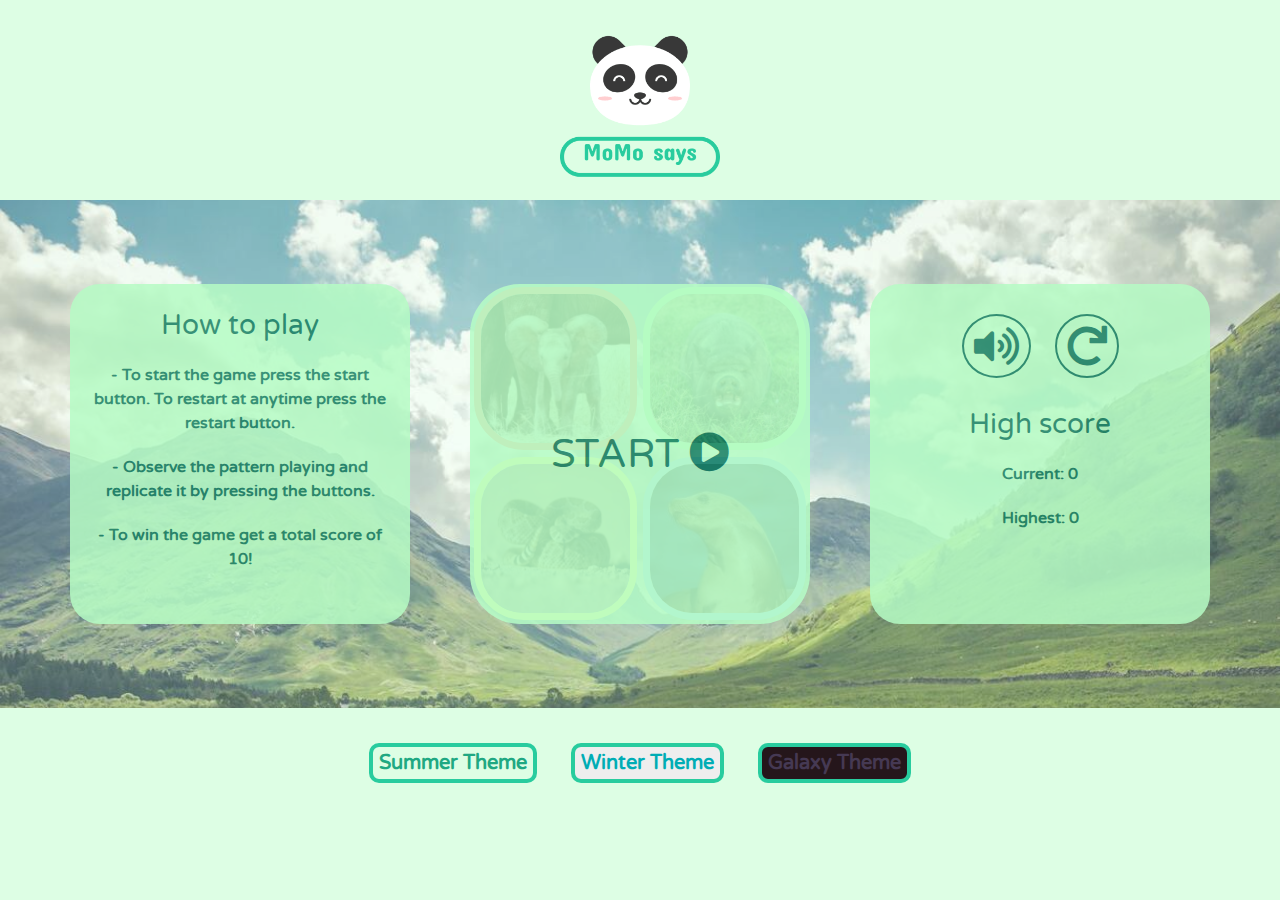
<file: index.html>
<!DOCTYPE html>
<html lang="en">

<head>
	<meta charset="UTF-8">
	<meta name="viewport" content="width=device-width, initial-scale=1.0">
	<link rel="stylesheet" href="https://stackpath.bootstrapcdn.com/bootstrap/4.5.0/css/bootstrap.min.css" />
	<link rel="stylesheet" href="https://cdnjs.cloudflare.com/ajax/libs/font-awesome/5.14.0/css/all.min.css" />
	<link rel="stylesheet" href="assets/css/style.css">
	<link rel="icon" type="image/png" sizes="16x16" href="/assets/icons/momo-favicon.png">
	<script src="https://code.jquery.com/jquery-3.5.1.min.js" integrity="sha256-9/aliU8dGd2tb6OSsuzixeV4y/faTqgFtohetphbbj0=" crossorigin="anonymous"></script>
	<script src="https://stackpath.bootstrapcdn.com/bootstrap/4.5.0/js/bootstrap.bundle.min.js"></script>
    <link rel="icon" type="image/png" sizes="16x16" href="assets/icons/momo-favicon.png">
    <title>MoMo says</title>
</head>
<body>
	<section class="header-section">
		<div class="container-fluid">
			<img src="assets/icons/green-logo.png" class="game-logo" alt="Game logo" loading="lazy" id="logo">
        </div>
	</section>
    <div>
        <div class="container game-section">
            <div class="row justify-content-center game-div">
                <div class="col-xs-6 col-md-6 col-lg-4 game-section-text" id="left">                
                    <h3 id="how-to-play-header">How to play</h3>
                    <p>- To start the game press the start button. To restart at anytime press the restart button. </p>
                    <p>- Observe the pattern playing and replicate it by pressing the buttons.</p>
                    <p>- To win the game get a total score of 10!</p>               
                </div>
                <div class="col-xs-6 col-md-6 col-lg-4 animal-panel-div">
                    <div class="game-panel">
                        <p class="center-button start-button" onclick="resetGamePanel()">
                            START <i class="fas fa-play-circle"></i>
                        </p>
                        <p class="center-button wrong-restart-button" onclick="resetGamePanel()">
                            <i class="fas fa-times"></i>
                            <br>
                            WRONG
                            <br>
                            <i class="fas reset-button fa-redo"></i>
                        </p>
                        <p class="center-button winner-restart-button" onclick="resetGamePanel()">
                            <i class="fas fa-trophy"></i>
                            <br>
                            WINNER
                            <br>
                            <i class="fas reset-button fa-redo"></i>
                        </p>
                    </div>
                    <img src="assets/animal-images/elephant.png" class="animal-panel elephant-panel" id="0" alt="Elephant image">
                    <img src="assets/animal-images/pig.png" class="animal-panel pig-panel" id= "1" alt="Pig image">
                    <br>
                    <img src="assets/animal-images/rattlesnake.png" class="animal-panel rattlesnake-panel" id="2" alt="Rattlesnake image">
                    <img src="assets/animal-images/sealion.png" class="animal-panel sealion-panel" id="3" alt="Sealion image">
                </div>
                <div class="col-xs-6 col-md-6 col-lg-4 game-section-text" id="right">
                    <p>
                        <i class="fas fa-volume-up audio-button mute-button" onclick="muteAudio()"></i>
                        <i class="fas fa-volume-mute audio-button enable-audio-button" onclick="enableAudio()"></i>
                        <i class="fas reset-button fa-redo" onclick="resetGame()"></i>
                    </p>
                    <h3>High score</h3>
                    <p>Current: <span id="current-highscore">0</span></p>
                    <p>Highest: <span id="highest-highscore">0</span></p>
                </div>
            </div>
        </div>
    </div>
    <section class="footer-section">
	    <div class="container-fluid">
			<button class="theme-button theme-button-green" onclick="switchSummer()" id="summer-button">Summer Theme</button>
			<button class="theme-button theme-button-green" onclick="switchWinter()" id="winter-button">Winter Theme</button>
			<button class="theme-button theme-button-green" onclick="switchGalaxy()" id="galaxy-button">Galaxy Theme</button>
		</div>
	</section>
    <script src="assets/javascript/scripts.js"></script>
    <script>$(document).ready(ready)</script>
    <audio src="assets/audio/elephantcub.mp3" id="audio-elephant"></audio>
    <audio src="assets/audio/pig.mp3" id="audio-pig"></audio>
    <audio src="assets/audio/rattlesnake.mp3" id="audio-rattlesnake"></audio>
    <audio src="assets/audio/sealion.mp3" id="audio-sealion"></audio>
    <audio src="assets/audio/tarzan.mp3" id="tarzan"></audio>
    <audio src="assets/audio/applause.mp3" id="applause"></audio>
</body>
</html>
</file>
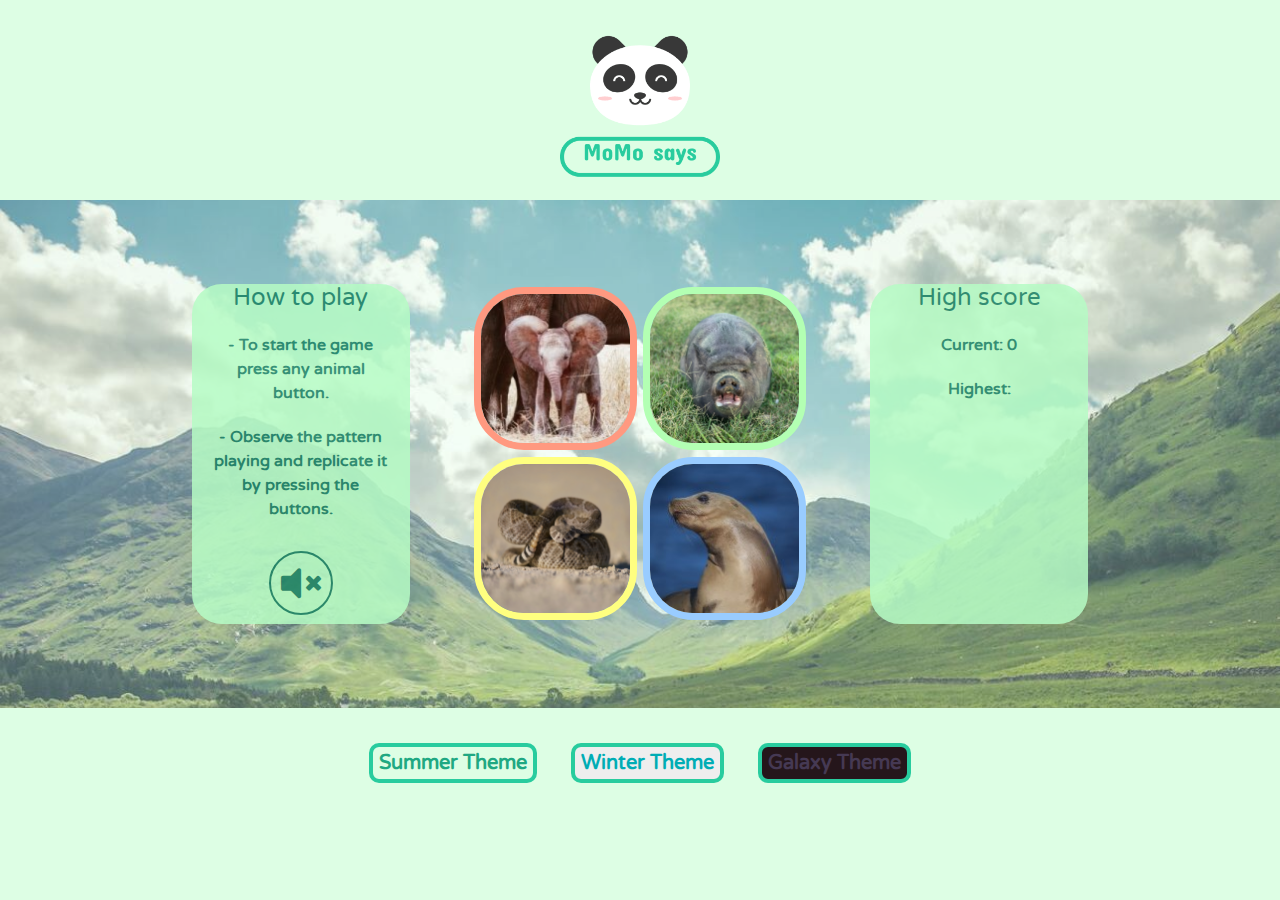
<file: index0.html>
<!DOCTYPE html>
<html lang="en">

<head>
	<meta charset="UTF-8">
	<meta name="viewport" content="width=device-width, initial-scale=1.0">
	<link rel="stylesheet" href="https://stackpath.bootstrapcdn.com/bootstrap/4.5.0/css/bootstrap.min.css" />
	<link rel="stylesheet" href="https://cdnjs.cloudflare.com/ajax/libs/font-awesome/5.14.0/css/all.min.css" />
	<link rel="stylesheet" href="assets/css/style.css">
	<link rel="icon" type="image/png" sizes="16x16" href="/assets/icons/momo-favicon.png">
	<script src="https://code.jquery.com/jquery-3.5.1.min.js" integrity="sha256-9/aliU8dGd2tb6OSsuzixeV4y/faTqgFtohetphbbj0=" crossorigin="anonymous"></script>
	<script src="https://stackpath.bootstrapcdn.com/bootstrap/4.5.0/js/bootstrap.bundle.min.js"></script>
	
	<title>MoMo says</title>
</head>

<body>
	<!-- The "container-fluid" class was copied from bootstrap to achive a responsive div -->
	<section class="header-section">
		<div class="container-fluid">
			<img src="assets/icons/green-logo.png" class="game-logo" alt="Game logo" loading="lazy" id="logo">
        </div>
	</section>

	<div class="container game-section">
		<div class="row d-flex justify-content-center">
			<div class="col-lg-2 game-section-text">                
				<h4>How to play</h4>
				<p>- To start the game press any animal button.</p>
				<p>- Observe the pattern playing and replicate it by pressing the buttons.</p>
                <p>
                    <i class="fas fa-volume-mute audio-button mute-button" onclick="muteAudio()"></i>
                    <i class="fas fa-volume-up audio-button enable-audio-button" onclick="enableAudio()"></i>
                </p>
			</div>
			<div class="col-lg-2 animal-panel-div">
				<img src="assets/animal-images/elephant.png" onclick="animalPanelClicked(event.currentTarget);play();incrementScore();" class="animal-panel elephant-panel" alt="Elephant image">
				<img src="assets/animal-images/pig.png" onclick="animalPanelClicked(event.currentTarget);play();incrementScore();" class="animal-panel pig-panel" alt="Pig image">
				<br>
				<img src="assets/animal-images/rattlesnake.png" onclick="animalPanelClicked(event.currentTarget);play();incrementScore();" class="animal-panel rattlesnake-panel" alt="Rattlesnake image">
				<img src="assets/animal-images/sealion.png" onclick="animalPanelClicked(event.currentTarget);play();incrementScore();" class="animal-panel sealion-panel" alt="Sealion image">
            </div>
			<div class="col-lg-2 game-section-text">
                <h4>High score</h4>
				<p>Current: <span id="current-highscore">0</span></p>
				<p>Highest: </p>
			</div>
		</div>
	</div>
    <section class="footer-section">
	    <div class="container-fluid">
			<button class="theme-button theme-button-green" onclick="switchSummer()" id="summer-button">Summer Theme</button>
			<button class="theme-button theme-button-green" onclick="switchWinter()" id="winter-button">Winter Theme</button>
			<button class="theme-button theme-button-green" onclick="switchGalaxy()" id="galaxy-button">Galaxy Theme</button>
		</div>
	</section>
    <script src="scripts0.js"></script>
    <!-- This code was adapted from https://stackoverflow.com/questions/18826147/javascript-audio-play-on-click -->
    <audio src="/assets/audio/elephantcub.mp3" id="audio-elephant"></audio>
    <audio src="/assets/audio/pig.mp3" id="audio-pig"></audio>
    <audio src="/assets/audio/rattlesnake.mp3" id="audio-rattlesnake"></audio>
    <audio src="/assets/audio/sealion.mp3" id="audio-sealion"></audio>
</body>

</html>
</file>
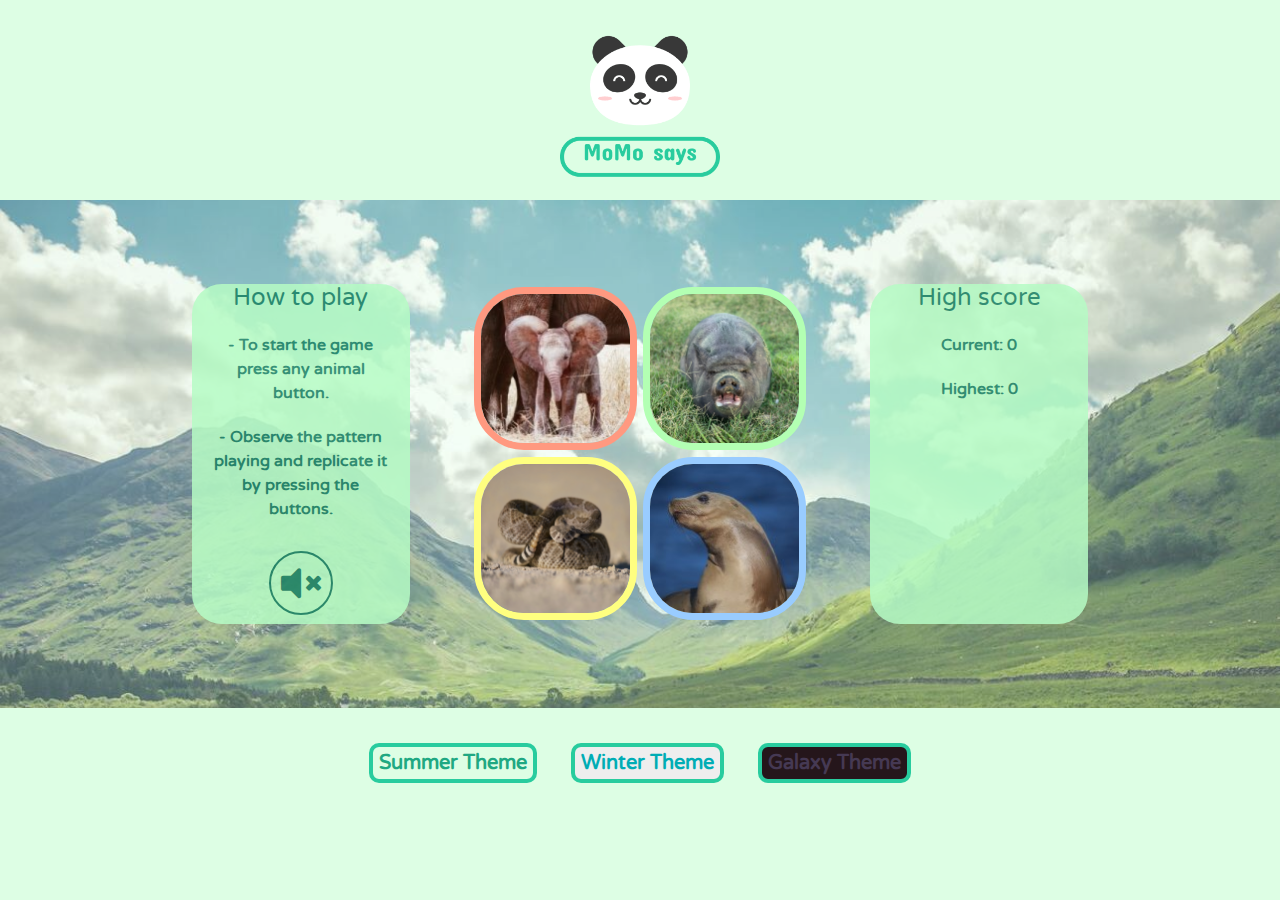
<file: index1.html>
<!DOCTYPE html>
<html lang="en">

<head>
	<meta charset="UTF-8">
	<meta name="viewport" content="width=device-width, initial-scale=1.0">
	<link rel="stylesheet" href="https://stackpath.bootstrapcdn.com/bootstrap/4.5.0/css/bootstrap.min.css" />
	<link rel="stylesheet" href="https://cdnjs.cloudflare.com/ajax/libs/font-awesome/5.14.0/css/all.min.css" />
	<link rel="stylesheet" href="assets/css/style.css">
	<link rel="icon" type="image/png" sizes="16x16" href="/assets/icons/momo-favicon.png">
	<script src="https://code.jquery.com/jquery-3.5.1.min.js" integrity="sha256-9/aliU8dGd2tb6OSsuzixeV4y/faTqgFtohetphbbj0=" crossorigin="anonymous"></script>
	<script src="https://stackpath.bootstrapcdn.com/bootstrap/4.5.0/js/bootstrap.bundle.min.js"></script>
	
	<title>MoMo says</title>
</head>

<body>
	<!-- The "container-fluid" class was copied from bootstrap to achive a responsive div -->
	<section class="header-section">
		<div class="container-fluid">
			<img src="assets/icons/green-logo.png" class="game-logo" alt="Game logo" loading="lazy" id="logo">
        </div>
	</section>

	<div class="container game-section">
		<div class="row d-flex justify-content-center">
			<div class="col-lg-2 game-section-text">                
				<h4>How to play</h4>
				<p>- To start the game press any animal button.</p>
				<p>- Observe the pattern playing and replicate it by pressing the buttons.</p>
                <p>
                    <i class="fas fa-volume-mute audio-button mute-button" onclick="muteAudio()"></i>
                    <i class="fas fa-volume-up audio-button enable-audio-button" onclick="enableAudio()"></i>
                </p>
			</div>
			<div class="col-lg-2 animal-panel-div">
				<img src="assets/animal-images/elephant.png" class="animal-panel elephant-panel" id="0" alt="Elephant image">
				<img src="assets/animal-images/pig.png" class="animal-panel pig-panel" id= "1" alt="Pig image">
				<br>
				<img src="assets/animal-images/rattlesnake.png" class="animal-panel rattlesnake-panel" id="2" alt="Rattlesnake image">
				<img src="assets/animal-images/sealion.png" class="animal-panel sealion-panel" id="3" alt="Sealion image">
            </div>
			<div class="col-lg-2 game-section-text">
                <h4>High score</h4>
				<p>Current: <span id="current-highscore">0</span></p>
				<p>Highest: <span id="highest-highscore">0</span></p>
			</div>
		</div>
	</div>
    <section class="footer-section">
	    <div class="container-fluid">
			<button class="theme-button theme-button-green" onclick="switchSummer()" id="summer-button">Summer Theme</button>
			<button class="theme-button theme-button-green" onclick="switchWinter()" id="winter-button">Winter Theme</button>
			<button class="theme-button theme-button-green" onclick="switchGalaxy()" id="galaxy-button">Galaxy Theme</button>
		</div>
	</section>
    <script src="scripts1.js"></script>
    <!-- This code was adapted from https://stackoverflow.com/questions/18826147/javascript-audio-play-on-click -->
    <audio src="/assets/audio/elephantcub.mp3" id="audio-elephant"></audio>
    <audio src="/assets/audio/pig.mp3" id="audio-pig"></audio>
    <audio src="/assets/audio/rattlesnake.mp3" id="audio-rattlesnake"></audio>
    <audio src="/assets/audio/sealion.mp3" id="audio-sealion"></audio>
</body>

</html>
</file>
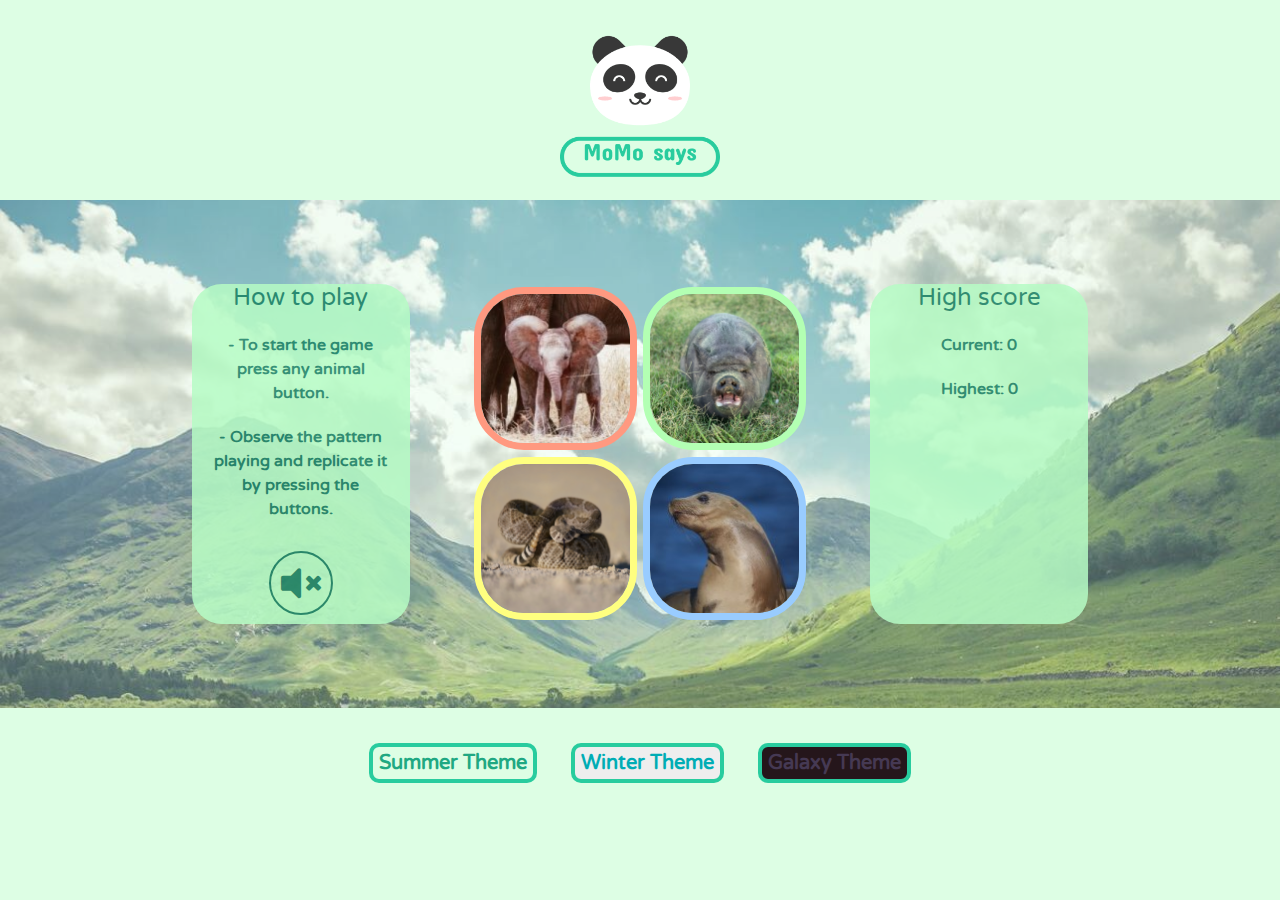
<file: index_copy.html>
<!DOCTYPE html>
<html lang="en">

<head>
	<meta charset="UTF-8">
	<meta name="viewport" content="width=device-width, initial-scale=1.0">
	<link rel="stylesheet" href="https://stackpath.bootstrapcdn.com/bootstrap/4.5.0/css/bootstrap.min.css" />
	<link rel="stylesheet" href="https://cdnjs.cloudflare.com/ajax/libs/font-awesome/5.14.0/css/all.min.css" />
	<link rel="stylesheet" href="assets/css/style.css">
	<link rel="icon" type="image/png" sizes="16x16" href="/assets/icons/momo-favicon.png">
	<script src="https://code.jquery.com/jquery-3.5.1.min.js" integrity="sha256-9/aliU8dGd2tb6OSsuzixeV4y/faTqgFtohetphbbj0=" crossorigin="anonymous"></script>
	<script src="https://stackpath.bootstrapcdn.com/bootstrap/4.5.0/js/bootstrap.bundle.min.js"></script>
	
	<title>MoMo says</title>
</head>

<body>
	<!-- The "container-fluid" class was copied from bootstrap to achive a responsive div -->
	<section class="header-section">
		<div class="container-fluid">
			<img src="assets/icons/green-logo.png" class="game-logo" alt="Game logo" loading="lazy" id="logo">
        </div>
	</section>

	<div class="container game-section">
		<div class="row d-flex justify-content-center">
			<div class="col-lg-2 game-section-text">                
				<h4>How to play</h4>
				<p>- To start the game press any animal button.</p>
				<p>- Observe the pattern playing and replicate it by pressing the buttons.</p>
                <p>
                    <i class="fas fa-volume-mute audio-button mute-button" onclick="muteAudio()"></i>
                    <i class="fas fa-volume-up audio-button enable-audio-button" onclick="enableAudio()"></i>
                </p>
			</div>
			<div class="col-lg-2 animal-panel-div">
				<img src="assets/animal-images/elephant.png" class="animal-panel elephant-panel" id="0" alt="Elephant image">
				<img src="assets/animal-images/pig.png" class="animal-panel pig-panel" id= "1" alt="Pig image">
				<br>
				<img src="assets/animal-images/rattlesnake.png" class="animal-panel rattlesnake-panel" id="2" alt="Rattlesnake image">
				<img src="assets/animal-images/sealion.png" class="animal-panel sealion-panel" id="3" alt="Sealion image">
            </div>
			<div class="col-lg-2 game-section-text">
                <h4>High score</h4>
				<p>Current: <span id="current-highscore">0</span></p>
				<p>Highest: <span id="highest-highscore">0</span></p>
			</div>
		</div>
	</div>
    <section class="footer-section">
	    <div class="container-fluid">
			<button class="theme-button theme-button-green" onclick="switchSummer()" id="summer-button">Summer Theme</button>
			<button class="theme-button theme-button-green" onclick="switchWinter()" id="winter-button">Winter Theme</button>
			<button class="theme-button theme-button-green" onclick="switchGalaxy()" id="galaxy-button">Galaxy Theme</button>
		</div>
	</section>
    <script src="scripts.js"></script>
    <!-- This code was adapted from https://stackoverflow.com/questions/18826147/javascript-audio-play-on-click -->
    <audio src="/assets/audio/elephantcub.mp3" id="audio-elephant"></audio>
    <audio src="/assets/audio/pig.mp3" id="audio-pig"></audio>
    <audio src="/assets/audio/rattlesnake.mp3" id="audio-rattlesnake"></audio>
    <audio src="/assets/audio/sealion.mp3" id="audio-sealion"></audio>
</body>

</html>
</file>
<file: assets/css/style.css>
@import url('https://fonts.googleapis.com/css2?family=Varela+Round&display=swap');

/*---------- Body ----------*/

body {
    font-family: 'Varela Round', sans-serif;
    background-color: #ddfee4;
}


/*---------- Header ----------*/

.header-section {
    text-align: center;
}

.game-logo {
    width: 200px;
    height: 200px;
}


/*---------- Game section ----------*/

.game-section {
    background-image: url("/assets/background-images/summer.png");
    background-size: cover;
    min-width: 360px;
    text-align: center;
    margin-bottom: 0px;
    padding: 5% 0 5% 0;
    max-width: 100%;
    height: auto;
}

.game-div {
    margin-left: 0;
    margin-right: 0;
}

.game-section-text {
    padding: 0px;
    background-color: #b6fcc5;
    color: #188163;
    font-weight: 600;
    width: 340px;
    max-width: 340px;
    height: 340px;
    opacity: 0.85;
    border-radius: 30px;
    margin: 20px 30px 20px 30px;
    position: relative;
    display: inline-block;
}

#how-to-play-header {
    margin-top: 25px;
}

.center-button {
    width: 100%;
    max-width: 340px;
    height: 100%;
    max-height: 340px;
    left: 0; 
    right: 0; 
    top: 0;
    bottom: 0;
    margin-left: auto; 
    margin-right: auto; 
    border-radius: 50px;
    z-index: +1;
    background-color: #b6fcc5;
    color: #188163;
    text-align: center;
    opacity: 0.87;
    position: absolute;
    font-size: 40px;
}

.start-button {
    display: block;
    padding-top: 140px;
}

.wrong-restart-button {
    display: none;
    padding-top: 80px;
}

.winner-restart-button {
    display: none;
    padding-top: 80px;
}

.game-section-text p {
    margin: 20px;
}

.audio-button, .reset-button {
    font-size: 40px;
    margin: 10px;
    border: solid 2px;
    border-radius: 50%;
    padding: 10px;
    box-sizing: border-box;
}

.audio-button:hover, .reset-button:hover, .start-button:hover, .wrong-restart-button:hover, .winner-restart-button:hover {
    opacity: 0.7;
}


.mute-button {
    display: inline-block;
}

.enable-audio-button {
    display: none;
}

.animal-panel-div {
    min-width: 340px;
        max-width: 340px;
    height: 344px;
    max-height: 340px;
    margin: 20px 30px 20px 30px;
    display: inline-block;
    padding: 0;
}

.active-panel {
    border: solid 7px white !important;
    opacity: 0.4 !important;
}

.animal-panel {
    border-radius: 50px;
    border: solid 7px #b6fcc5;
    margin: 3px 1px 4px 1px;
    max-width: 163px;
    min-width: 160px;
    cursor: pointer;
}

.animal-panel:hover {
    opacity: 0.8;
}

.elephant-panel {
    border: solid 7px #ff9980;

}

.pig-panel {
    border: solid 7px #b3ffb3;

}

.rattlesnake-panel {
    border: solid 7px #ffff80;

}

.sealion-panel {
    border: solid 7px #99ccff;

}


/*---------- Footer ----------*/

.footer-section {
    text-align: center;
    padding: 20px 0 20px 0;
}

#summer-button {
    background-color: #ddfee4;
    color: #20a882;
}

#winter-button {
    background-color: #eeeeee;
    color: #00adb5;
}

#galaxy-button {
    background-color: #25161b;
    color: #453953;
}

.theme-button-green {
    border-radius: 10px;
    border: solid 4px #28cc9e;
    font-size: 20px;
    font-weight: 600;
    margin: 15px;
}

.theme-button-white {
    border-radius: 10px;
    border: solid 4px #00adb5;
    font-size: 20px;
    font-weight: 600;
    margin: 15px;
}

.theme-button-dark {
    border-radius: 10px;
    border: solid 4px #453953;
    font-size: 20px;
    font-weight: 600;
    margin: 15px;
}


/*---------- Media queries ----------*/

.wrapper {
  display: flex;
  flex-flow: row wrap;
}

.wrapper > * {
  flex: 1 100%;
}


@media only screen and (max-width: 1216px) and (min-width: 817px) {
  #left, #right { flex: 1 auto; }
    .animal-panel-div { flex: 1 0px; }
    #left { order: 1; }
    .animal-panel-div { order: 3; }
    #right { order: 2; }
}
</file>
